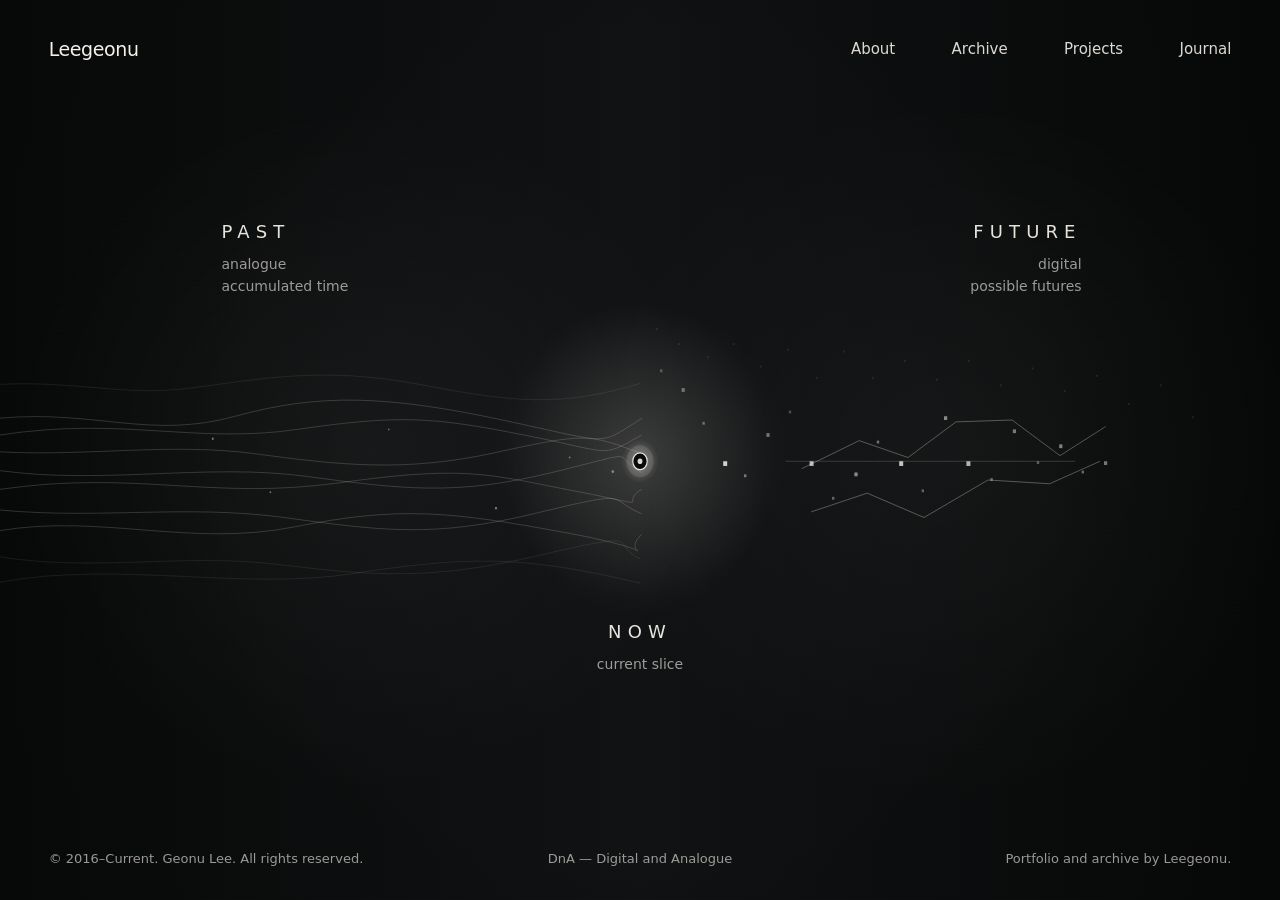
<file: index.html>
<!doctype html>
<html lang="en">
<head>
  <meta charset="utf-8">
  <meta name="viewport" content="width=device-width, initial-scale=1">
  <title>Leegeonu — Current Slice</title>
  <meta name="description" content="Portfolio and archive by Leegeonu. Past as analogue traces, future as digital possibilities.">

  <style>
    :root {
      --bg: #080909;
      --text: #f4f1ea;
      --muted: rgba(244, 241, 234, 0.62);
      --faint: rgba(244, 241, 234, 0.18);
      --line: rgba(244, 241, 234, 0.34);
      --bright: rgba(244, 241, 234, 0.94);
      --side: clamp(28px, 3.8vw, 56px);
      --sans: Inter, ui-sans-serif, system-ui, -apple-system, BlinkMacSystemFont, "Segoe UI", sans-serif;
    }

    * {
      box-sizing: border-box;
    }

    html,
    body {
      margin: 0;
      width: 100%;
      min-height: 100%;
      background: var(--bg);
      color: var(--text);
      font-family: var(--sans);
      overflow: hidden;
      user-select: none;
      -webkit-user-select: none;
    }

    a {
      color: inherit;
      text-decoration: none;
    }

    .page {
      position: relative;
      width: 100vw;
      height: 100vh;
      min-height: 680px;
      overflow: hidden;
      background:
        radial-gradient(circle at 50% 50%, rgba(255, 255, 255, 0.08), transparent 19%),
        radial-gradient(circle at 28% 50%, rgba(255, 255, 255, 0.045), transparent 34%),
        radial-gradient(circle at 74% 50%, rgba(255, 255, 255, 0.04), transparent 34%),
        linear-gradient(90deg, #080909 0%, #111213 50%, #070808 100%);
    }

    .page::before {
      content: "";
      position: absolute;
      inset: 0;
      pointer-events: none;
      opacity: 0.22;
      background:
        radial-gradient(circle at 50% 50%, transparent 0%, transparent 52%, rgba(0,0,0,0.48) 100%),
        repeating-linear-gradient(0deg, rgba(255,255,255,0.015) 0 1px, transparent 1px 4px);
    }

    .site-header {
      position: absolute;
      top: 38px;
      left: var(--side);
      right: var(--side);
      z-index: 10;
      display: flex;
      align-items: center;
      justify-content: space-between;
      gap: 32px;
    }

    .brand {
      font-size: clamp(19px, 1.45vw, 23px);
      font-weight: 500;
      letter-spacing: -0.02em;
    }

    .nav {
      display: flex;
      gap: clamp(28px, 4.4vw, 72px);
      font-size: 15px;
      color: rgba(244, 241, 234, 0.9);
    }

    .nav a {
      position: relative;
    }

    .nav a::after {
      content: "";
      position: absolute;
      left: 0;
      bottom: -7px;
      width: 100%;
      height: 1px;
      background: currentColor;
      transform: scaleX(0);
      transform-origin: right;
      transition: transform 180ms ease;
    }

    .nav a:hover::after {
      transform: scaleX(1);
      transform-origin: left;
    }

    .scene {
      position: absolute;
      inset: 0;
      z-index: 2;
    }

    .desktop-art,
    .mobile-art {
      position: absolute;
      inset: 0;
      width: 100%;
      height: 100%;
      display: block;
    }

    .mobile-art {
      display: none;
    }

    .label-block {
      position: absolute;
      z-index: 6;
      pointer-events: none;
    }

    .past {
      left: 17.3%;
      top: 24.6%;
    }

    .future {
      right: 15.5%;
      top: 24.6%;
      text-align: right;
    }

    .now {
      left: 50%;
      top: 69%;
      text-align: center;
      transform: translateX(-50%);
    }

    .label {
      margin: 0 0 12px;
      color: var(--bright);
      font-size: 18px;
      letter-spacing: 0.34em;
      font-weight: 400;
    }

    .sub {
      margin: 0;
      color: var(--muted);
      font-size: 14px;
      line-height: 1.55;
    }

    .footer {
      position: absolute;
      left: var(--side);
      right: var(--side);
      bottom: 34px;
      z-index: 10;
      display: grid;
      grid-template-columns: 1fr auto 1fr;
      align-items: center;
      gap: 24px;
      color: var(--muted);
      font-size: 13px;
    }

    .footer-left {
      justify-self: start;
    }

    .footer-center {
      justify-self: center;
    }

    .footer-right {
      justify-self: end;
    }

    svg {
      shape-rendering: geometricPrecision;
    }

    .glow {
      animation: softPulse 4.2s ease-in-out infinite;
    }

    .digital-dot {
      animation: digitalFlicker 5.8s ease-in-out infinite;
    }

    .digital-dot:nth-child(3n) {
      animation-delay: 1.4s;
    }

    .digital-dot:nth-child(4n) {
      animation-delay: 2.2s;
    }

    .analog-line {
      animation: analogDrift 7s ease-in-out infinite;
    }

    .analog-line:nth-child(odd) {
      animation-delay: 1.7s;
    }

    @keyframes softPulse {
      0%, 100% {
        opacity: 0.72;
      }
      50% {
        opacity: 1;
      }
    }

    @keyframes digitalFlicker {
      0%, 100% {
        opacity: 0.18;
      }
      50% {
        opacity: 0.62;
      }
    }

    @keyframes analogDrift {
      0%, 100% {
        transform: translateY(0);
      }
      50% {
        transform: translateY(2px);
      }
    }

    @media (max-width: 900px) {
      html,
      body {
        overflow: hidden;
      }

      .page {
        height: 100svh;
        min-height: 100svh;
      }

      .site-header {
        top: 30px;
        left: 28px;
        right: 28px;
        display: grid;
        grid-template-columns: 1fr;
        gap: 22px;
      }

      .brand {
        font-size: 28px;
      }

      .nav {
        width: 100%;
        justify-content: space-between;
        gap: 0;
        font-size: 15px;
      }

      .desktop-art {
        display: none;
      }

      .mobile-art {
        display: block;
      }

      .past {
        left: 28px;
        top: 20.5%;
      }

      .future {
        right: 28px;
        top: auto;
        bottom: 26%;
      }

      .now {
        top: 52%;
      }

      .label {
        font-size: 15px;
        letter-spacing: 0.34em;
      }

      .sub {
        font-size: 13px;
      }

      .footer {
        left: 28px;
        right: 28px;
        bottom: 30px;
        display: grid;
        grid-template-columns: 1fr;
        gap: 14px;
        font-size: 12.5px;
        line-height: 1.45;
      }

      .footer-left,
      .footer-center,
      .footer-right {
        justify-self: start;
      }

      .footer-center {
        display: block;
        color: rgba(244,241,234,0.42);
      }
    }

    @media (max-width: 520px) {
      .brand {
        font-size: 26px;
      }

      .nav {
        font-size: 14px;
      }

      .past {
        top: 22%;
      }

      .future {
        bottom: 25.5%;
      }

      .footer {
        bottom: 28px;
      }
    }
  </style>
</head>

<body oncontextmenu="return false;">
  <div class="page">
    <header class="site-header">
      <a class="brand" href="index.html">Leegeonu</a>

      <nav class="nav" aria-label="Primary navigation">
        <a href="about.html">About</a>
        <a href="archive.html">Archive</a>
        <a href="projects.html">Projects</a>
        <a href="journal.html">Journal</a>
      </nav>
    </header>

    <main class="scene" aria-label="Current Slice interface">
      <!-- Desktop artwork -->
      <svg class="desktop-art" viewBox="0 0 1600 960" preserveAspectRatio="none" aria-hidden="true">
        <defs>
          <radialGradient id="centerGlow" cx="50%" cy="50%" r="44%">
            <stop offset="0%" stop-color="rgba(244,241,234,0.72)" />
            <stop offset="14%" stop-color="rgba(244,241,234,0.16)" />
            <stop offset="100%" stop-color="rgba(244,241,234,0)" />
          </radialGradient>

          <linearGradient id="sliceLine" x1="0" y1="0" x2="0" y2="1">
            <stop offset="0%" stop-color="rgba(244,241,234,0)" />
            <stop offset="23%" stop-color="rgba(244,241,234,0.28)" />
            <stop offset="50%" stop-color="rgba(244,241,234,0.88)" />
            <stop offset="77%" stop-color="rgba(244,241,234,0.24)" />
            <stop offset="100%" stop-color="rgba(244,241,234,0)" />
          </linearGradient>

          <linearGradient id="horizontalFade" x1="0" y1="0" x2="1" y2="0">
            <stop offset="0%" stop-color="rgba(244,241,234,0)" />
            <stop offset="48%" stop-color="rgba(244,241,234,0.45)" />
            <stop offset="52%" stop-color="rgba(244,241,234,0.45)" />
            <stop offset="100%" stop-color="rgba(244,241,234,0)" />
          </linearGradient>
        </defs>

        <rect x="0" y="0" width="1600" height="960" fill="transparent" />
        <circle class="glow" cx="800" cy="492" r="190" fill="url(#centerGlow)" opacity="0.56" />

        <!-- Current slice -->
        <line x1="800" y1="0" x2="800" y2="382" stroke="url(#sliceLine)" stroke-width="1.15" />
        <line x1="800" y1="610" x2="800" y2="920" stroke="url(#sliceLine)" stroke-width="1.15" />
        <line x1="36" y1="492" x2="1564" y2="492" stroke="url(#horizontalFade)" stroke-width="0.72" opacity="0.7" />

        <!-- Analog traces -->
        <g stroke="rgba(244,241,234,0.34)" stroke-width="0.72" fill="none" opacity="0.82">
          <path class="analog-line" d="M0 446 C120 437, 188 469, 294 444 S485 422, 628 448 S745 476, 803 446" />
          <path class="analog-line" d="M0 464 C154 444, 244 474, 372 458 S542 445, 655 464 S750 489, 802 464" />
          <path class="analog-line" d="M0 482 C108 487, 215 472, 319 484 S505 504, 618 483 S735 462, 802 484" />
          <path class="analog-line" d="M0 502 C128 517, 260 494, 382 508 S570 529, 690 504 S760 484, 802 504" />
          <path class="analog-line" d="M0 522 C170 501, 264 534, 424 515 S610 506, 720 524 S770 538, 802 522" />
          <path class="analog-line" d="M0 544 C124 554, 234 538, 355 552 S540 574, 667 548 S756 531, 802 548" />
          <path class="analog-line" d="M0 566 C126 548, 238 584, 368 562 S560 545, 706 568 S770 596, 802 570" />
        </g>

        <g stroke="rgba(244,241,234,0.18)" stroke-width="0.52" fill="none">
          <path d="M0 410 C95 406, 155 423, 238 414 S402 390, 524 410 S702 434, 800 409" />
          <path d="M0 594 C116 610, 230 590, 347 602 S537 620, 676 592 S760 581, 800 596" />
          <path d="M0 621 C146 598, 302 630, 440 612 S650 591, 800 622" />
        </g>

        <g fill="rgba(244,241,234,0.54)" opacity="0.8">
          <circle cx="266" cy="468" r="1.3"/>
          <circle cx="338" cy="525" r="1.1"/>
          <circle cx="486" cy="458" r="1"/>
          <circle cx="620" cy="542" r="1.4"/>
          <circle cx="712" cy="488" r="1.1"/>
          <circle cx="766" cy="503" r="1.6"/>
        </g>

        <!-- Digital field -->
        <g fill="rgba(244,241,234,0.18)">
          <script type="application/ecmascript"><![CDATA[]]></script>
        </g>

        <!-- Manually arranged digital dots -->
        <g>
          <rect class="digital-dot" x="825" y="394" width="3" height="3" fill="rgba(244,241,234,0.28)" />
          <rect class="digital-dot" x="852" y="414" width="4" height="4" fill="rgba(244,241,234,0.38)" />
          <rect class="digital-dot" x="878" y="450" width="3" height="3" fill="rgba(244,241,234,0.36)" />
          <rect class="digital-dot" x="904" y="492" width="5" height="5" fill="rgba(244,241,234,0.85)" />
          <rect class="digital-dot" x="930" y="506" width="3" height="3" fill="rgba(244,241,234,0.44)" />
          <rect class="digital-dot" x="958" y="462" width="4" height="4" fill="rgba(244,241,234,0.42)" />
          <rect class="digital-dot" x="986" y="438" width="3" height="3" fill="rgba(244,241,234,0.25)" />
          <rect class="digital-dot" x="1012" y="492" width="5" height="5" fill="rgba(244,241,234,0.75)" />
          <rect class="digital-dot" x="1040" y="530" width="3" height="3" fill="rgba(244,241,234,0.36)" />
          <rect class="digital-dot" x="1068" y="504" width="4" height="4" fill="rgba(244,241,234,0.54)" />
          <rect class="digital-dot" x="1096" y="470" width="3" height="3" fill="rgba(244,241,234,0.42)" />
          <rect class="digital-dot" x="1124" y="492" width="5" height="5" fill="rgba(244,241,234,0.8)" />
          <rect class="digital-dot" x="1152" y="522" width="3" height="3" fill="rgba(244,241,234,0.34)" />
          <rect class="digital-dot" x="1180" y="444" width="4" height="4" fill="rgba(244,241,234,0.52)" />
          <rect class="digital-dot" x="1208" y="492" width="5" height="5" fill="rgba(244,241,234,0.72)" />
          <rect class="digital-dot" x="1238" y="510" width="3" height="3" fill="rgba(244,241,234,0.38)" />
          <rect class="digital-dot" x="1266" y="458" width="4" height="4" fill="rgba(244,241,234,0.45)" />
          <rect class="digital-dot" x="1296" y="492" width="3" height="3" fill="rgba(244,241,234,0.34)" />
          <rect class="digital-dot" x="1324" y="474" width="4" height="4" fill="rgba(244,241,234,0.5)" />
          <rect class="digital-dot" x="1352" y="502" width="3" height="3" fill="rgba(244,241,234,0.38)" />
          <rect class="digital-dot" x="1380" y="492" width="4" height="4" fill="rgba(244,241,234,0.45)" />
        </g>

        <g fill="rgba(244,241,234,0.10)">
          <rect x="820" y="350" width="2" height="2"/>
          <rect x="848" y="366" width="2" height="2"/>
          <rect x="884" y="380" width="2" height="2"/>
          <rect x="916" y="366" width="2" height="2"/>
          <rect x="950" y="390" width="2" height="2"/>
          <rect x="984" y="372" width="2" height="2"/>
          <rect x="1020" y="402" width="2" height="2"/>
          <rect x="1054" y="374" width="2" height="2"/>
          <rect x="1090" y="402" width="2" height="2"/>
          <rect x="1130" y="384" width="2" height="2"/>
          <rect x="1170" y="404" width="2" height="2"/>
          <rect x="1210" y="384" width="2" height="2"/>
          <rect x="1250" y="410" width="2" height="2"/>
          <rect x="1290" y="392" width="2" height="2"/>
          <rect x="1330" y="416" width="2" height="2"/>
          <rect x="1370" y="400" width="2" height="2"/>
          <rect x="1410" y="430" width="2" height="2"/>
          <rect x="1450" y="410" width="2" height="2"/>
          <rect x="1490" y="444" width="2" height="2"/>
        </g>

        <g stroke="rgba(244,241,234,0.42)" stroke-width="0.85" fill="none">
          <polyline points="1002,500 1074,470 1135,488 1195,450 1265,448 1325,486 1382,455" />
          <polyline points="1014,546 1084,526 1155,552 1235,512 1312,516 1375,492" />
          <polyline points="982,492 1044,492 1104,492 1164,492 1224,492 1284,492 1344,492" opacity="0.55" />
        </g>

        <!-- Center dot -->
        <circle class="glow" cx="800" cy="492" r="17" fill="rgba(244,241,234,0.12)" />
        <circle cx="800" cy="492" r="9" fill="#090a0b" stroke="rgba(244,241,234,0.95)" stroke-width="1.4" />
        <circle cx="800" cy="492" r="3" fill="rgba(244,241,234,0.9)" />
      </svg>

      <!-- Mobile artwork -->
      <svg class="mobile-art" viewBox="0 0 430 932" preserveAspectRatio="none" aria-hidden="true">
        <defs>
          <linearGradient id="mobileSlice" x1="0" y1="0" x2="0" y2="1">
            <stop offset="0%" stop-color="rgba(244,241,234,0)" />
            <stop offset="18%" stop-color="rgba(244,241,234,0.28)" />
            <stop offset="50%" stop-color="rgba(244,241,234,0.8)" />
            <stop offset="82%" stop-color="rgba(244,241,234,0.24)" />
            <stop offset="100%" stop-color="rgba(244,241,234,0)" />
          </linearGradient>

          <radialGradient id="mobileGlow" cx="50%" cy="50%" r="44%">
            <stop offset="0%" stop-color="rgba(244,241,234,0.6)" />
            <stop offset="20%" stop-color="rgba(244,241,234,0.14)" />
            <stop offset="100%" stop-color="rgba(244,241,234,0)" />
          </radialGradient>
        </defs>

        <circle cx="215" cy="458" r="128" fill="url(#mobileGlow)" opacity="0.52" />
        <line x1="215" y1="150" x2="215" y2="760" stroke="url(#mobileSlice)" stroke-width="1" />
        <line x1="26" y1="458" x2="404" y2="458" stroke="rgba(244,241,234,0.18)" stroke-width="0.7" />

        <g stroke="rgba(244,241,234,0.30)" stroke-width="0.65" fill="none">
          <path class="analog-line" d="M0 365 C56 350, 96 385, 152 368 S208 350, 216 372" />
          <path class="analog-line" d="M0 392 C72 374, 108 406, 162 390 S206 382, 216 396" />
          <path class="analog-line" d="M0 420 C76 434, 114 406, 164 424 S204 446, 216 426" />
          <path class="analog-line" d="M0 450 C64 438, 114 456, 162 448 S204 438, 216 452" />
          <path class="analog-line" d="M0 482 C60 492, 116 472, 164 488 S204 506, 216 490" />
          <path class="analog-line" d="M0 512 C72 498, 124 528, 172 514 S204 502, 216 518" />
        </g>

        <g fill="rgba(244,241,234,0.36)">
          <circle cx="24" cy="382" r="1.3"/>
          <circle cx="72" cy="438" r="1.2"/>
          <circle cx="132" cy="404" r="1.1"/>
          <circle cx="184" cy="498" r="1.3"/>
        </g>

        <g>
          <rect class="digital-dot" x="232" y="384" width="3" height="3" fill="rgba(244,241,234,0.22)" />
          <rect class="digital-dot" x="252" y="402" width="3" height="3" fill="rgba(244,241,234,0.34)" />
          <rect class="digital-dot" x="274" y="426" width="4" height="4" fill="rgba(244,241,234,0.56)" />
          <rect class="digital-dot" x="300" y="456" width="4" height="4" fill="rgba(244,241,234,0.74)" />
          <rect class="digital-dot" x="330" y="438" width="3" height="3" fill="rgba(244,241,234,0.34)" />
          <rect class="digital-dot" x="356" y="480" width="4" height="4" fill="rgba(244,241,234,0.48)" />
          <rect class="digital-dot" x="382" y="458" width="3" height="3" fill="rgba(244,241,234,0.36)" />
          <rect class="digital-dot" x="244" y="512" width="3" height="3" fill="rgba(244,241,234,0.22)" />
          <rect class="digital-dot" x="274" y="534" width="4" height="4" fill="rgba(244,241,234,0.46)" />
          <rect class="digital-dot" x="314" y="506" width="3" height="3" fill="rgba(244,241,234,0.32)" />
          <rect class="digital-dot" x="354" y="542" width="3" height="3" fill="rgba(244,241,234,0.30)" />
        </g>

        <g stroke="rgba(244,241,234,0.42)" stroke-width="0.75" fill="none">
          <polyline points="246,458 284,432 322,456 360,424 404,448" />
          <polyline points="238,512 282,496 318,524 356,500 410,522" />
        </g>

        <circle class="glow" cx="215" cy="458" r="17" fill="rgba(244,241,234,0.12)" />
        <circle cx="215" cy="458" r="9" fill="#090a0b" stroke="rgba(244,241,234,0.95)" stroke-width="1.4" />
        <circle cx="215" cy="458" r="3" fill="rgba(244,241,234,0.9)" />
      </svg>

      <section class="label-block past" aria-label="Past">
        <h1 class="label">PAST</h1>
        <p class="sub">analogue<br>accumulated time</p>
      </section>

      <section class="label-block future" aria-label="Future">
        <h2 class="label">FUTURE</h2>
        <p class="sub">digital<br>possible futures</p>
      </section>

      <section class="label-block now" aria-label="Now">
        <h2 class="label">NOW</h2>
        <p class="sub">current slice</p>
      </section>
    </main>

    <footer class="footer">
      <span class="footer-left">© 2016–Current. Geonu Lee. All rights reserved.</span>
      <span class="footer-center">DnA — Digital and Analogue</span>
      <span class="footer-right">Portfolio and archive by Leegeonu.</span>
    </footer>
  </div>

  <script>
    document.addEventListener("dragstart", event => event.preventDefault());

    const page = document.querySelector(".page");
    const desktop = window.matchMedia("(min-width: 901px)");

    function handleMove(event) {
      if (!desktop.matches) return;

      const x = event.clientX / window.innerWidth - 0.5;
      const y = event.clientY / window.innerHeight - 0.5;

      page.style.setProperty("--mx", x);
      page.style.setProperty("--my", y);

      const art = document.querySelector(".desktop-art");
      if (art) {
        art.style.transform = `translate(${x * 8}px, ${y * 5}px)`;
      }
    }

    window.addEventListener("mousemove", handleMove);
  </script>
</body>
</html>
</file>
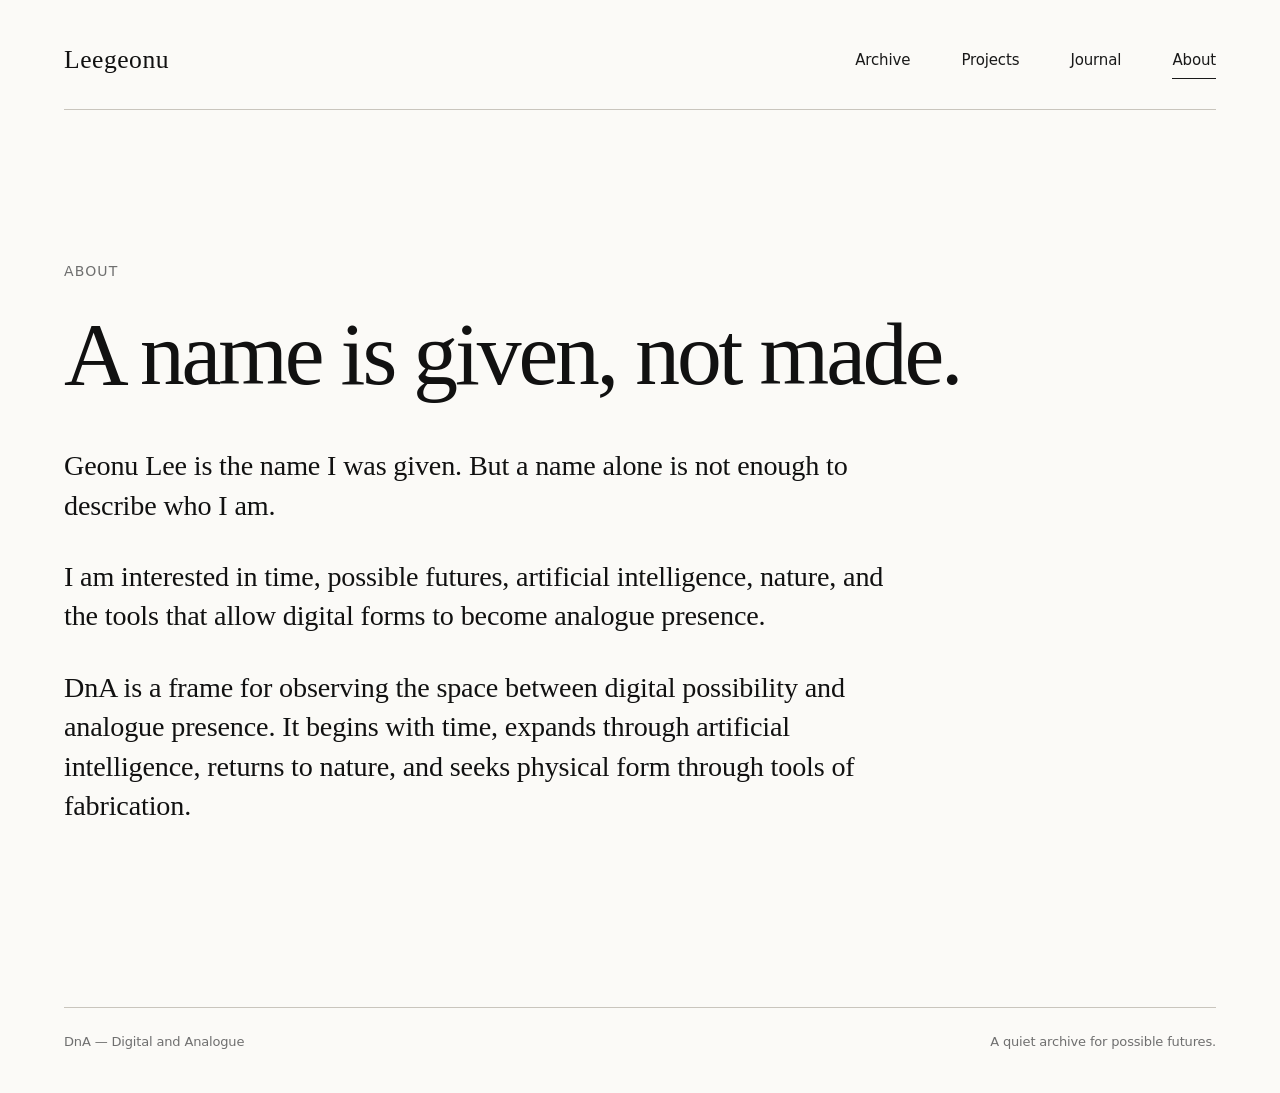
<file: about.html>
<!doctype html>
<html lang="en">
<head>
  <meta charset="utf-8">
  <meta name="viewport" content="width=device-width, initial-scale=1">
  <title>About — Leegeonu</title>
  <meta name="description" content="DnA — Digital and Analogue. A quiet archive for possible futures.">
  <link rel="stylesheet" href="style.css">
</head>
<body>
  <div class="site-shell">
    <header class="site-header">
  <a class="brand" href="index.html">Leegeonu</a>
  <nav class="nav" aria-label="Primary navigation">
    <a href="archive.html">Archive</a>
    <a href="projects.html">Projects</a>
    <a href="journal.html">Journal</a>
    <a href="about.html" aria-current="page">About</a>
  </nav>
</header>
    <main class="page-main">
  <p class="page-kicker">ABOUT</p>
  <h1 class="page-title">A name is given, not made.</h1>
  <section class="about-copy">
    <p>Geonu Lee is the name I was given. But a name alone is not enough to describe who I am.</p>
    <p>I am interested in time, possible futures, artificial intelligence, nature, and the tools that allow digital forms to become analogue presence.</p>
    <p>DnA is a frame for observing the space between digital possibility and analogue presence. It begins with time, expands through artificial intelligence, returns to nature, and seeks physical form through tools of fabrication.</p>
  </section>
</main>
    <footer class="site-footer">
      <span>DnA — Digital and Analogue</span>
      <span>A quiet archive for possible futures.</span>
    </footer>
  </div>
</body>
</html>
</file>
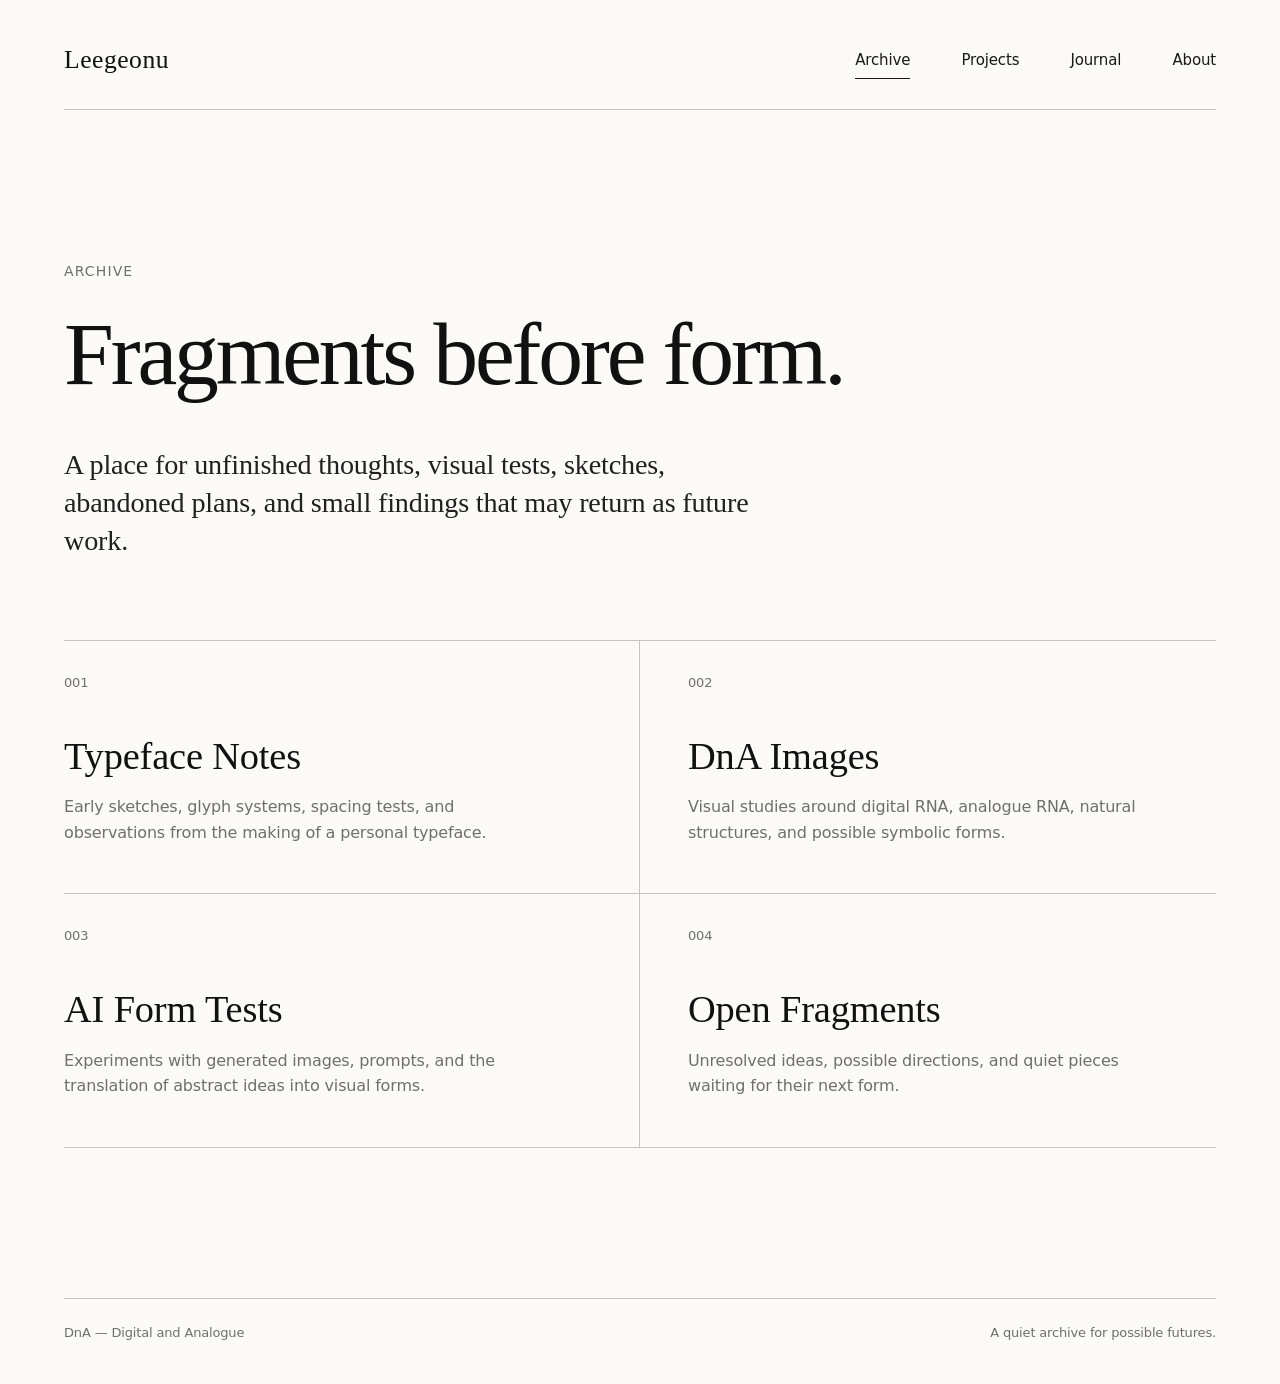
<file: archive.html>
<!doctype html>
<html lang="en">
<head>
  <meta charset="utf-8">
  <meta name="viewport" content="width=device-width, initial-scale=1">
  <title>Archive — Leegeonu</title>
  <meta name="description" content="DnA — Digital and Analogue. A quiet archive for possible futures.">
  <link rel="stylesheet" href="style.css">
</head>
<body>
  <div class="site-shell">
    <header class="site-header">
  <a class="brand" href="index.html">Leegeonu</a>
  <nav class="nav" aria-label="Primary navigation">
    <a href="archive.html" aria-current="page">Archive</a>
    <a href="projects.html">Projects</a>
    <a href="journal.html">Journal</a>
    <a href="about.html">About</a>
  </nav>
</header>
    <main class="page-main">
  <p class="page-kicker">ARCHIVE</p>
  <h1 class="page-title">Fragments before form.</h1>
  <p class="page-intro">A place for unfinished thoughts, visual tests, sketches, abandoned plans, and small findings that may return as future work.</p>
  <section class="grid-list">
    <article class="grid-item">
      <span class="num">001</span>
      <h2>Typeface Notes</h2>
      <p>Early sketches, glyph systems, spacing tests, and observations from the making of a personal typeface.</p>
    </article>
    <article class="grid-item">
      <span class="num">002</span>
      <h2>DnA Images</h2>
      <p>Visual studies around digital RNA, analogue RNA, natural structures, and possible symbolic forms.</p>
    </article>
    <article class="grid-item">
      <span class="num">003</span>
      <h2>AI Form Tests</h2>
      <p>Experiments with generated images, prompts, and the translation of abstract ideas into visual forms.</p>
    </article>
    <article class="grid-item">
      <span class="num">004</span>
      <h2>Open Fragments</h2>
      <p>Unresolved ideas, possible directions, and quiet pieces waiting for their next form.</p>
    </article>
  </section>
</main>
    <footer class="site-footer">
      <span>DnA — Digital and Analogue</span>
      <span>A quiet archive for possible futures.</span>
    </footer>
  </div>
</body>
</html>
</file>
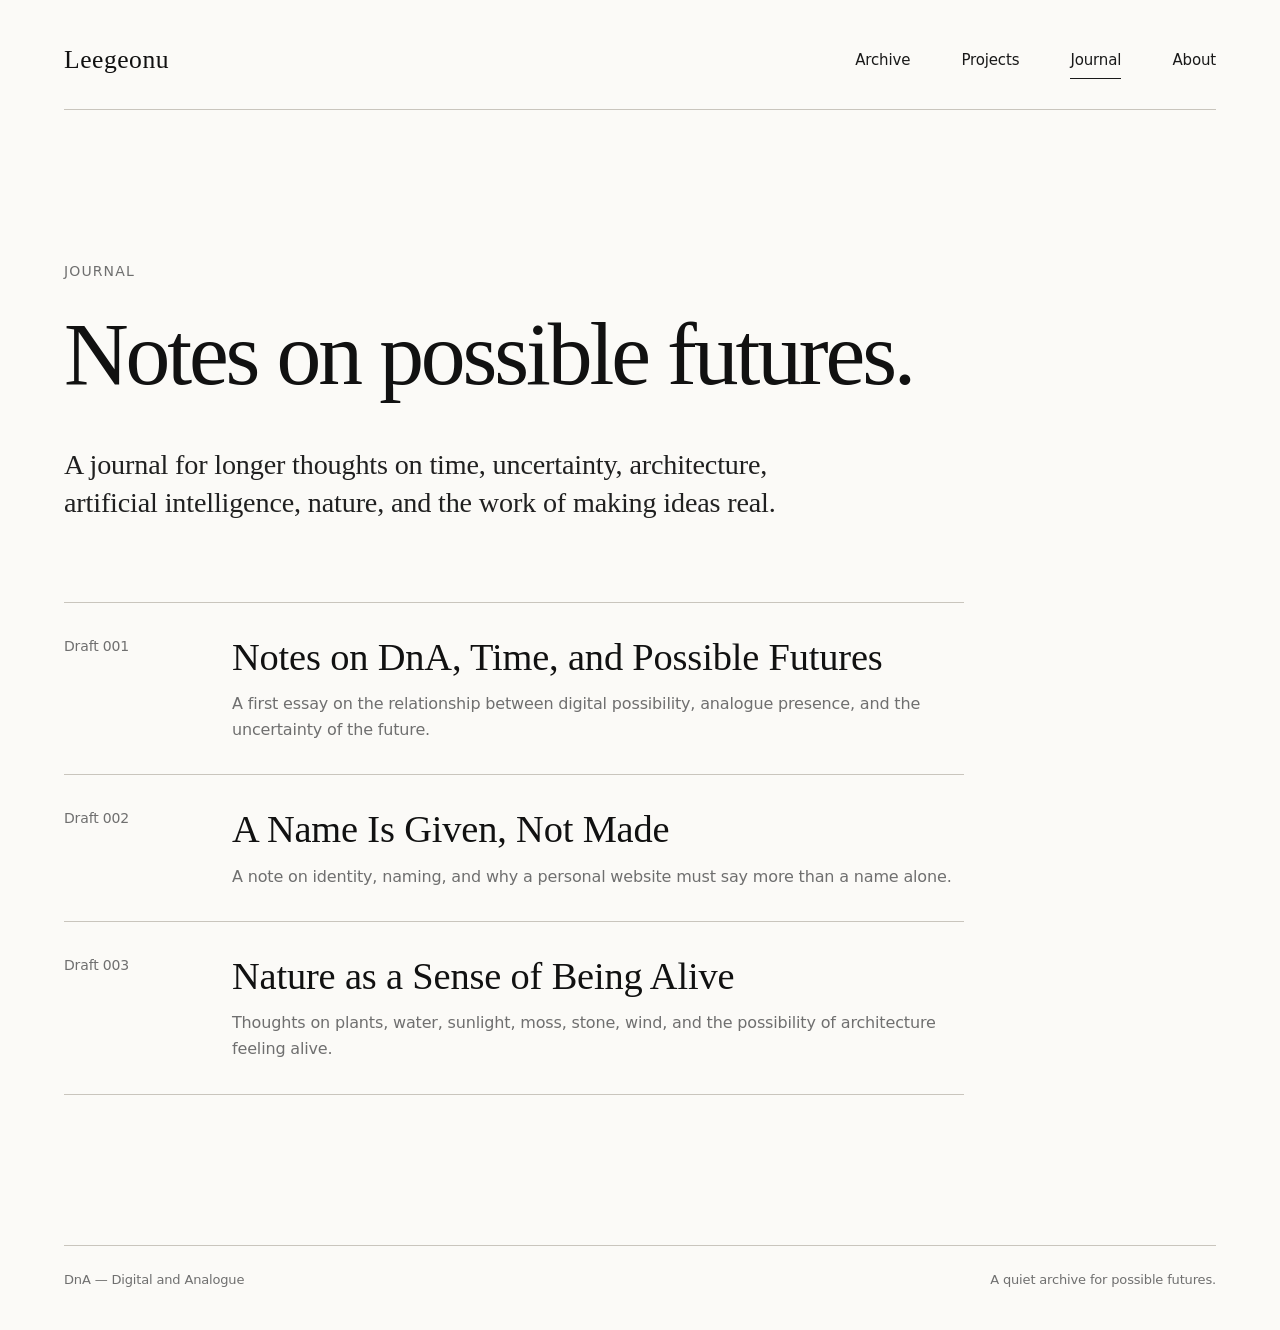
<file: journal.html>
<!doctype html>
<html lang="en">
<head>
  <meta charset="utf-8">
  <meta name="viewport" content="width=device-width, initial-scale=1">
  <title>Journal — Leegeonu</title>
  <meta name="description" content="DnA — Digital and Analogue. A quiet archive for possible futures.">
  <link rel="stylesheet" href="style.css">
</head>
<body>
  <div class="site-shell">
    <header class="site-header">
  <a class="brand" href="index.html">Leegeonu</a>
  <nav class="nav" aria-label="Primary navigation">
    <a href="archive.html">Archive</a>
    <a href="projects.html">Projects</a>
    <a href="journal.html" aria-current="page">Journal</a>
    <a href="about.html">About</a>
  </nav>
</header>
    <main class="page-main">
  <p class="page-kicker">JOURNAL</p>
  <h1 class="page-title">Notes on possible futures.</h1>
  <p class="page-intro">A journal for longer thoughts on time, uncertainty, architecture, artificial intelligence, nature, and the work of making ideas real.</p>
  <section class="journal-list">
    <article class="journal-entry">
      <time>Draft 001</time>
      <div>
        <h2>Notes on DnA, Time, and Possible Futures</h2>
        <p>A first essay on the relationship between digital possibility, analogue presence, and the uncertainty of the future.</p>
      </div>
    </article>
    <article class="journal-entry">
      <time>Draft 002</time>
      <div>
        <h2>A Name Is Given, Not Made</h2>
        <p>A note on identity, naming, and why a personal website must say more than a name alone.</p>
      </div>
    </article>
    <article class="journal-entry">
      <time>Draft 003</time>
      <div>
        <h2>Nature as a Sense of Being Alive</h2>
        <p>Thoughts on plants, water, sunlight, moss, stone, wind, and the possibility of architecture feeling alive.</p>
      </div>
    </article>
  </section>
</main>
    <footer class="site-footer">
      <span>DnA — Digital and Analogue</span>
      <span>A quiet archive for possible futures.</span>
    </footer>
  </div>
</body>
</html>
</file>
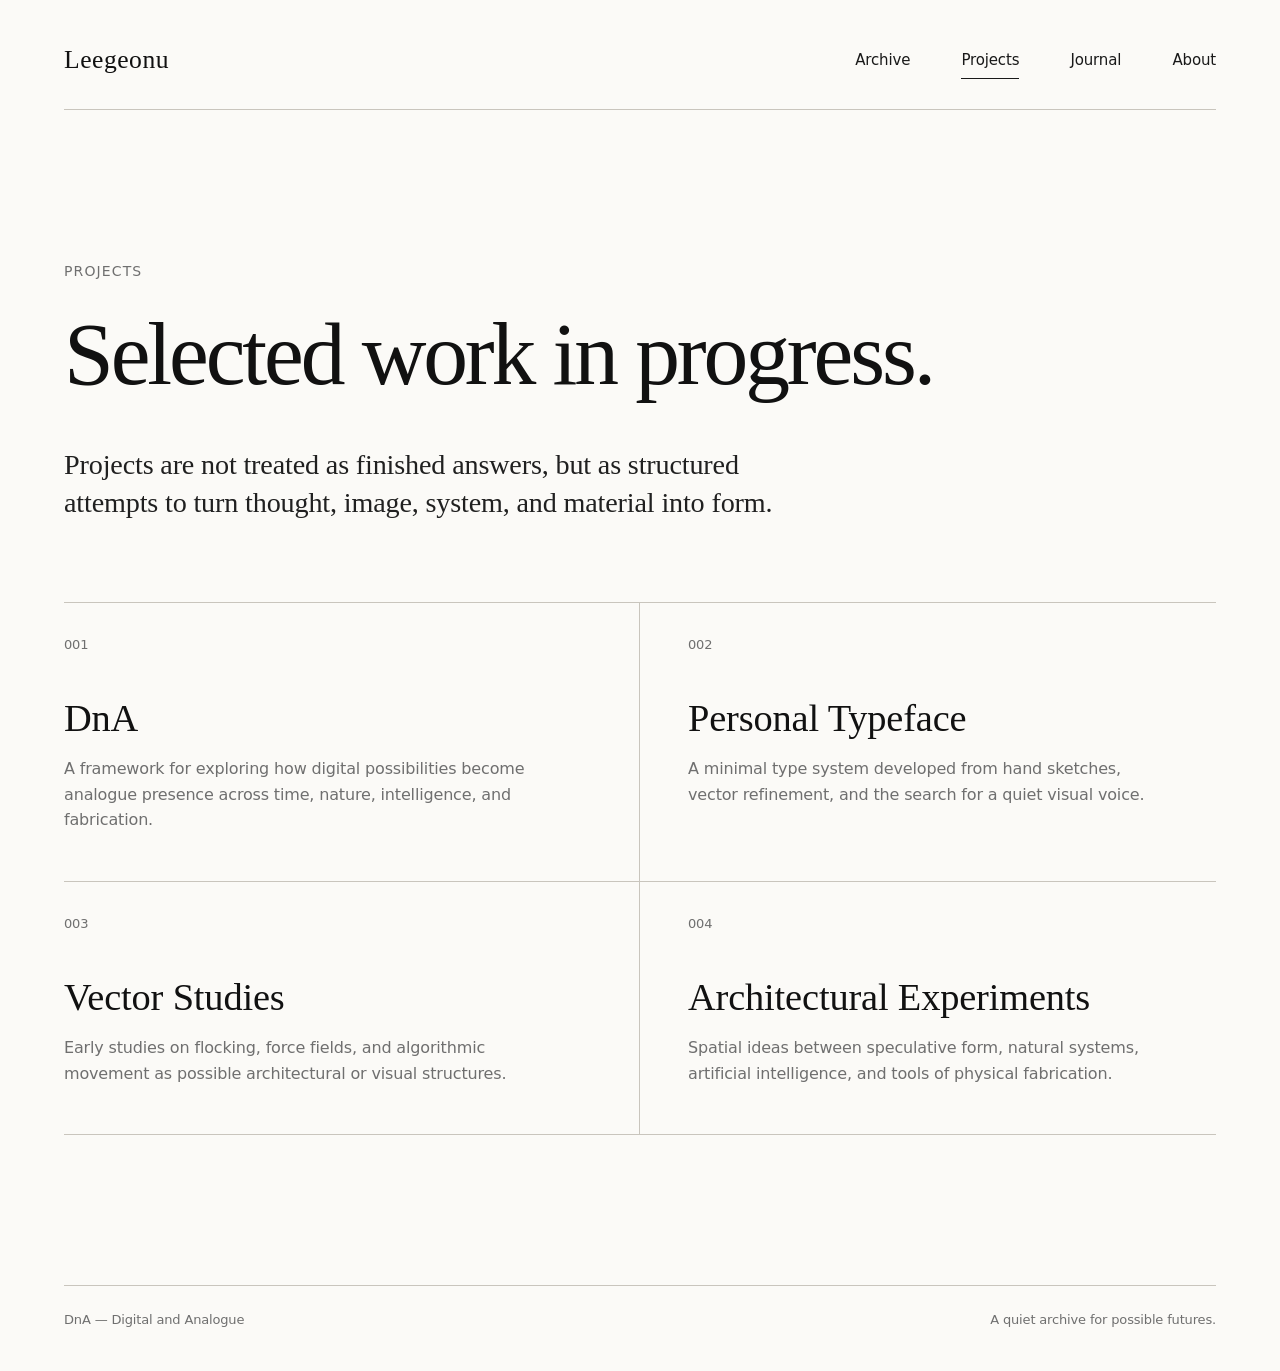
<file: projects.html>
<!doctype html>
<html lang="en">
<head>
  <meta charset="utf-8">
  <meta name="viewport" content="width=device-width, initial-scale=1">
  <title>Projects — Leegeonu</title>
  <meta name="description" content="DnA — Digital and Analogue. A quiet archive for possible futures.">
  <link rel="stylesheet" href="style.css">
</head>
<body>
  <div class="site-shell">
    <header class="site-header">
  <a class="brand" href="index.html">Leegeonu</a>
  <nav class="nav" aria-label="Primary navigation">
    <a href="archive.html">Archive</a>
    <a href="projects.html" aria-current="page">Projects</a>
    <a href="journal.html">Journal</a>
    <a href="about.html">About</a>
  </nav>
</header>
    <main class="page-main">
  <p class="page-kicker">PROJECTS</p>
  <h1 class="page-title">Selected work in progress.</h1>
  <p class="page-intro">Projects are not treated as finished answers, but as structured attempts to turn thought, image, system, and material into form.</p>
  <section class="grid-list">
    <article class="grid-item">
      <span class="num">001</span>
      <h2>DnA</h2>
      <p>A framework for exploring how digital possibilities become analogue presence across time, nature, intelligence, and fabrication.</p>
    </article>
    <article class="grid-item">
      <span class="num">002</span>
      <h2>Personal Typeface</h2>
      <p>A minimal type system developed from hand sketches, vector refinement, and the search for a quiet visual voice.</p>
    </article>
    <article class="grid-item">
      <span class="num">003</span>
      <h2>Vector Studies</h2>
      <p>Early studies on flocking, force fields, and algorithmic movement as possible architectural or visual structures.</p>
    </article>
    <article class="grid-item">
      <span class="num">004</span>
      <h2>Architectural Experiments</h2>
      <p>Spatial ideas between speculative form, natural systems, artificial intelligence, and tools of physical fabrication.</p>
    </article>
  </section>
</main>
    <footer class="site-footer">
      <span>DnA — Digital and Analogue</span>
      <span>A quiet archive for possible futures.</span>
    </footer>
  </div>
</body>
</html>
</file>
<file: style.css>
:root {
  --bg: #fbfaf7;
  --text: #111111;
  --muted: #6f6f6f;
  --line: #c9c5bd;
  --soft: #efede8;
  --max: 1440px;
  --side: clamp(24px, 5vw, 88px);
  --serif: "Times New Roman", "Times", serif;
  --sans: Inter, ui-sans-serif, system-ui, -apple-system, BlinkMacSystemFont, "Segoe UI", sans-serif;
}

* {
  box-sizing: border-box;
}

html {
  scroll-behavior: smooth;
}

body {
  margin: 0;
  background: var(--bg);
  color: var(--text);
  font-family: var(--sans);
  font-size: 16px;
  line-height: 1.6;
  letter-spacing: -0.01em;
}

a {
  color: inherit;
  text-decoration: none;
}

.site-shell {
  min-height: 100vh;
  max-width: var(--max);
  margin: 0 auto;
  padding: 40px var(--side);
}

.site-header {
  display: flex;
  justify-content: space-between;
  align-items: center;
  gap: 32px;
  padding-bottom: 28px;
  border-bottom: 1px solid var(--line);
}

.brand {
  font-family: var(--serif);
  font-size: clamp(22px, 2vw, 30px);
  letter-spacing: 0.02em;
}

.nav {
  display: flex;
  align-items: center;
  gap: clamp(22px, 4vw, 64px);
  font-size: 15px;
}

.nav a {
  position: relative;
  color: #191919;
}

.nav a::after {
  content: "";
  position: absolute;
  left: 0;
  bottom: -7px;
  width: 100%;
  height: 1px;
  background: currentColor;
  transform: scaleX(0);
  transform-origin: right;
  transition: transform 180ms ease;
}

.nav a:hover::after,
.nav a[aria-current="page"]::after {
  transform: scaleX(1);
  transform-origin: left;
}

/* Home */

body.home-page {
  overflow: hidden;
}

body.home-page .site-shell {
  height: 100vh;
  min-height: 100vh;
  padding-top: clamp(22px, 3vh, 40px);
  padding-bottom: clamp(18px, 2.5vh, 32px);
  display: grid;
  grid-template-rows: auto 1fr auto;
}

body.home-page .site-header {
  padding-bottom: clamp(18px, 2.4vh, 28px);
}

.home-main {
  min-height: calc(100vh - 140px);
  display: grid;
  grid-template-columns: minmax(0, 1.1fr) minmax(240px, 0.65fr);
  align-items: center;
  gap: clamp(48px, 9vw, 140px);
}

body.home-page .home-main {
  min-height: 0;
  height: 100%;
  grid-template-columns: minmax(0, 1.05fr) minmax(300px, 0.72fr);
  align-items: center;
  gap: clamp(32px, 7vw, 110px);
  overflow: hidden;
}

.hero-copy {
  padding-top: 8vh;
}

body.home-page .hero-copy {
  padding-top: 0;
  transform: translateY(1vh);
}

.eyebrow {
  font-size: 14px;
  color: var(--muted);
  letter-spacing: 0.08em;
  margin-bottom: 42px;
}

body.home-page .eyebrow {
  display: none;
}

.hero-title {
  font-family: var(--serif);
  font-weight: 400;
  font-size: clamp(64px, 9vw, 138px);
  line-height: 0.98;
  letter-spacing: -0.035em;
  margin: 0;
}

body.home-page .hero-title {
  font-size: clamp(58px, 8vw, 118px);
}

.hero-title .dash {
  display: inline-block;
  width: clamp(60px, 8vw, 140px);
  height: 1px;
  background: var(--text);
  vertical-align: middle;
  margin-left: 0.2em;
  transform: translateY(-0.08em);
}

.hero-subtitle {
  font-family: var(--serif);
  font-size: clamp(42px, 6vw, 92px);
  line-height: 1.05;
  letter-spacing: -0.035em;
  margin: 0 0 42px;
}

body.home-page .hero-subtitle {
  font-size: clamp(38px, 5.6vw, 78px);
  margin-bottom: clamp(22px, 3vh, 34px);
}

.hero-line {
  width: min(78%, 760px);
  height: 1px;
  background: var(--line);
  margin: 0 0 32px;
}

body.home-page .hero-line {
  margin-bottom: clamp(22px, 3vh, 30px);
}

.hero-statement {
  font-family: var(--serif);
  font-size: clamp(20px, 2vw, 28px);
  line-height: 1.35;
  color: #2a2a2a;
  margin: 0 0 18px;
}

body.home-page .hero-statement {
  font-size: clamp(18px, 1.8vw, 25px);
  line-height: 1.32;
  margin-bottom: 0;
}

.hero-statement p {
  margin: 0;
}

.hero-caption {
  margin: 0;
  color: var(--muted);
  font-size: 14px;
  letter-spacing: 0.02em;
}

body.home-page .hero-caption {
  display: none;
}

.hero-visual {
  display: flex;
  justify-content: center;
  align-items: center;
  min-height: 520px;
}

body.home-page .hero-visual {
  min-height: 0;
  height: 100%;
  align-items: center;
}

.dna-mark {
  width: min(300px, 80%);
  opacity: 0.82;
}

.dna-user-image {
  width: min(360px, 86%);
  max-height: 72vh;
  object-fit: contain;
  opacity: 0.95;
  mix-blend-mode: multiply;
}

body.home-page .dna-user-image,
body.home-page .dna-mark {
  width: min(495px, 96%);
  max-height: min(78vh, 760px);
  object-fit: contain;
  opacity: 0.95;
  mix-blend-mode: multiply;
}

/* Inner pages */

.page-main {
  padding: clamp(80px, 12vw, 150px) 0;
}

.page-kicker {
  color: var(--muted);
  font-size: 14px;
  letter-spacing: 0.08em;
  margin: 0 0 28px;
}

.page-title {
  font-family: var(--serif);
  font-weight: 400;
  font-size: clamp(54px, 7vw, 108px);
  line-height: 0.98;
  letter-spacing: -0.035em;
  margin: 0 0 48px;
}

.page-intro {
  max-width: 720px;
  font-family: var(--serif);
  font-size: clamp(22px, 2.2vw, 34px);
  line-height: 1.35;
  color: #202020;
  margin: 0 0 80px;
}

.grid-list {
  display: grid;
  grid-template-columns: repeat(2, minmax(0, 1fr));
  border-top: 1px solid var(--line);
}

.grid-item {
  min-height: 220px;
  padding: 32px 32px 48px 0;
  border-bottom: 1px solid var(--line);
}

.grid-item:nth-child(odd) {
  border-right: 1px solid var(--line);
  padding-right: 48px;
}

.grid-item:nth-child(even) {
  padding-left: 48px;
}

.grid-item .num {
  display: block;
  font-size: 13px;
  color: var(--muted);
  margin-bottom: 42px;
}

.grid-item h2 {
  font-family: var(--serif);
  font-weight: 400;
  font-size: clamp(28px, 3vw, 48px);
  line-height: 1.05;
  margin: 0 0 18px;
}

.grid-item p {
  max-width: 480px;
  margin: 0;
  color: var(--muted);
}

.journal-list {
  max-width: 900px;
  border-top: 1px solid var(--line);
}

.journal-entry {
  display: grid;
  grid-template-columns: 120px minmax(0, 1fr);
  gap: 48px;
  padding: 32px 0;
  border-bottom: 1px solid var(--line);
}

.journal-entry time {
  color: var(--muted);
  font-size: 14px;
}

.journal-entry h2 {
  font-family: var(--serif);
  font-weight: 400;
  font-size: clamp(28px, 3vw, 42px);
  line-height: 1.15;
  margin: 0 0 12px;
}

.journal-entry p {
  color: var(--muted);
  margin: 0;
}

.about-copy {
  max-width: 860px;
}

.about-copy p {
  font-family: var(--serif);
  font-size: clamp(22px, 2.2vw, 34px);
  line-height: 1.4;
  margin: 0 0 32px;
}

/* Footer */

.site-footer {
  border-top: 1px solid var(--line);
  padding: 24px 0 0;
  display: flex;
  justify-content: space-between;
  gap: 24px;
  color: var(--muted);
  font-size: 13px;
}

body.home-page .site-footer {
  padding-top: clamp(14px, 2vh, 22px);
  color: var(--muted);
}

/* Responsive */

@media (max-width: 900px) {
  .site-shell {
    padding-top: 28px;
  }

  .site-header {
    align-items: flex-start;
    flex-direction: column;
  }

  .nav {
    width: 100%;
    justify-content: space-between;
    gap: 14px;
    font-size: 14px;
  }

  .home-main {
    grid-template-columns: 1fr;
    align-items: start;
    padding-top: 64px;
  }

  .hero-copy {
    padding-top: 0;
  }

  .hero-visual {
    min-height: 360px;
    justify-content: flex-start;
  }

  .dna-mark {
    width: min(220px, 70%);
  }

  .grid-list {
    grid-template-columns: 1fr;
  }

  .grid-item,
  .grid-item:nth-child(odd),
  .grid-item:nth-child(even) {
    border-right: 0;
    padding-left: 0;
    padding-right: 0;
  }

  .journal-entry {
    grid-template-columns: 1fr;
    gap: 14px;
  }

  .site-footer {
    flex-direction: column;
  }

  body.home-page {
    overflow: auto;
  }

  body.home-page .site-shell {
    height: auto;
    min-height: 100vh;
  }

  body.home-page .home-main {
    grid-template-columns: 1fr;
    align-items: start;
    padding-top: 48px;
  }

  body.home-page .hero-visual {
    min-height: 260px;
  }

  body.home-page .dna-user-image,
  body.home-page .dna-mark {
    width: min(300px, 76%);
    max-height: 46vh;
  }
}
img {
  -webkit-user-drag: none;
  user-drag: none;
  user-select: none;
  pointer-events: none;
}
</file>
